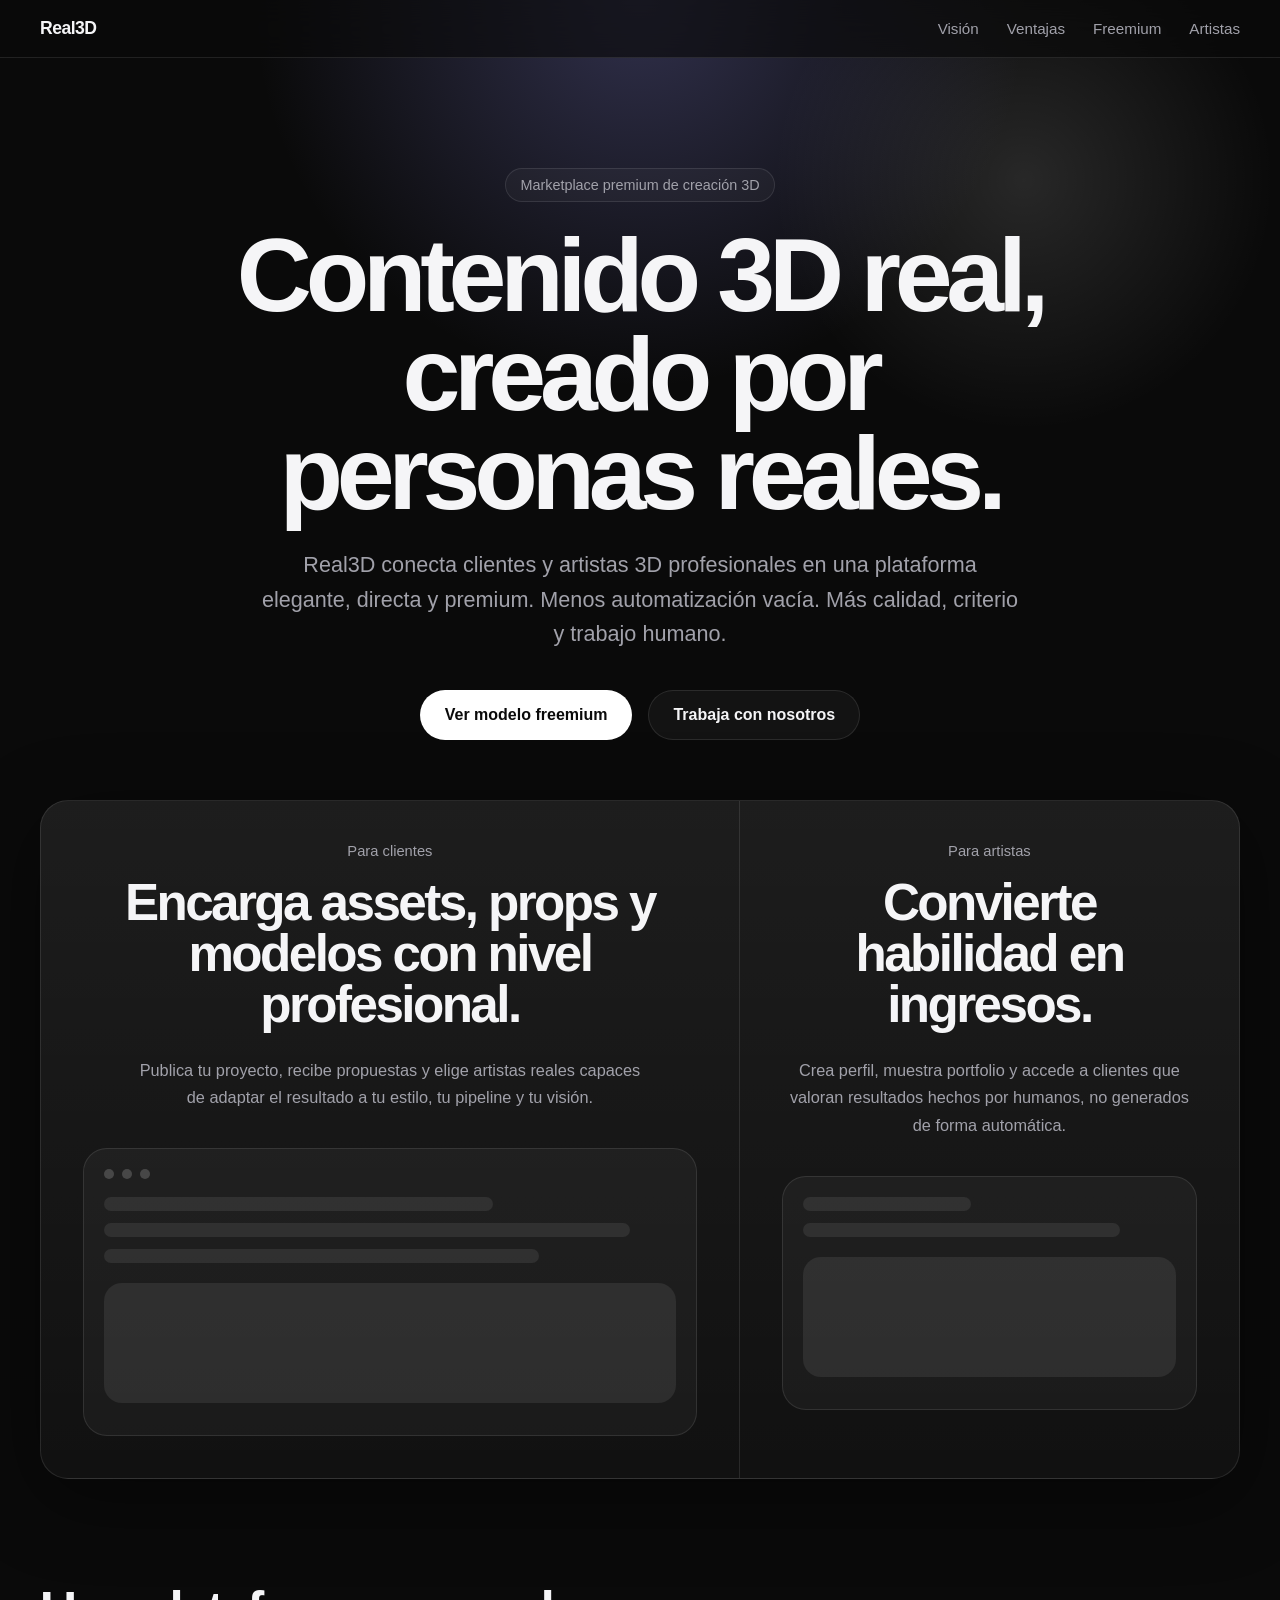
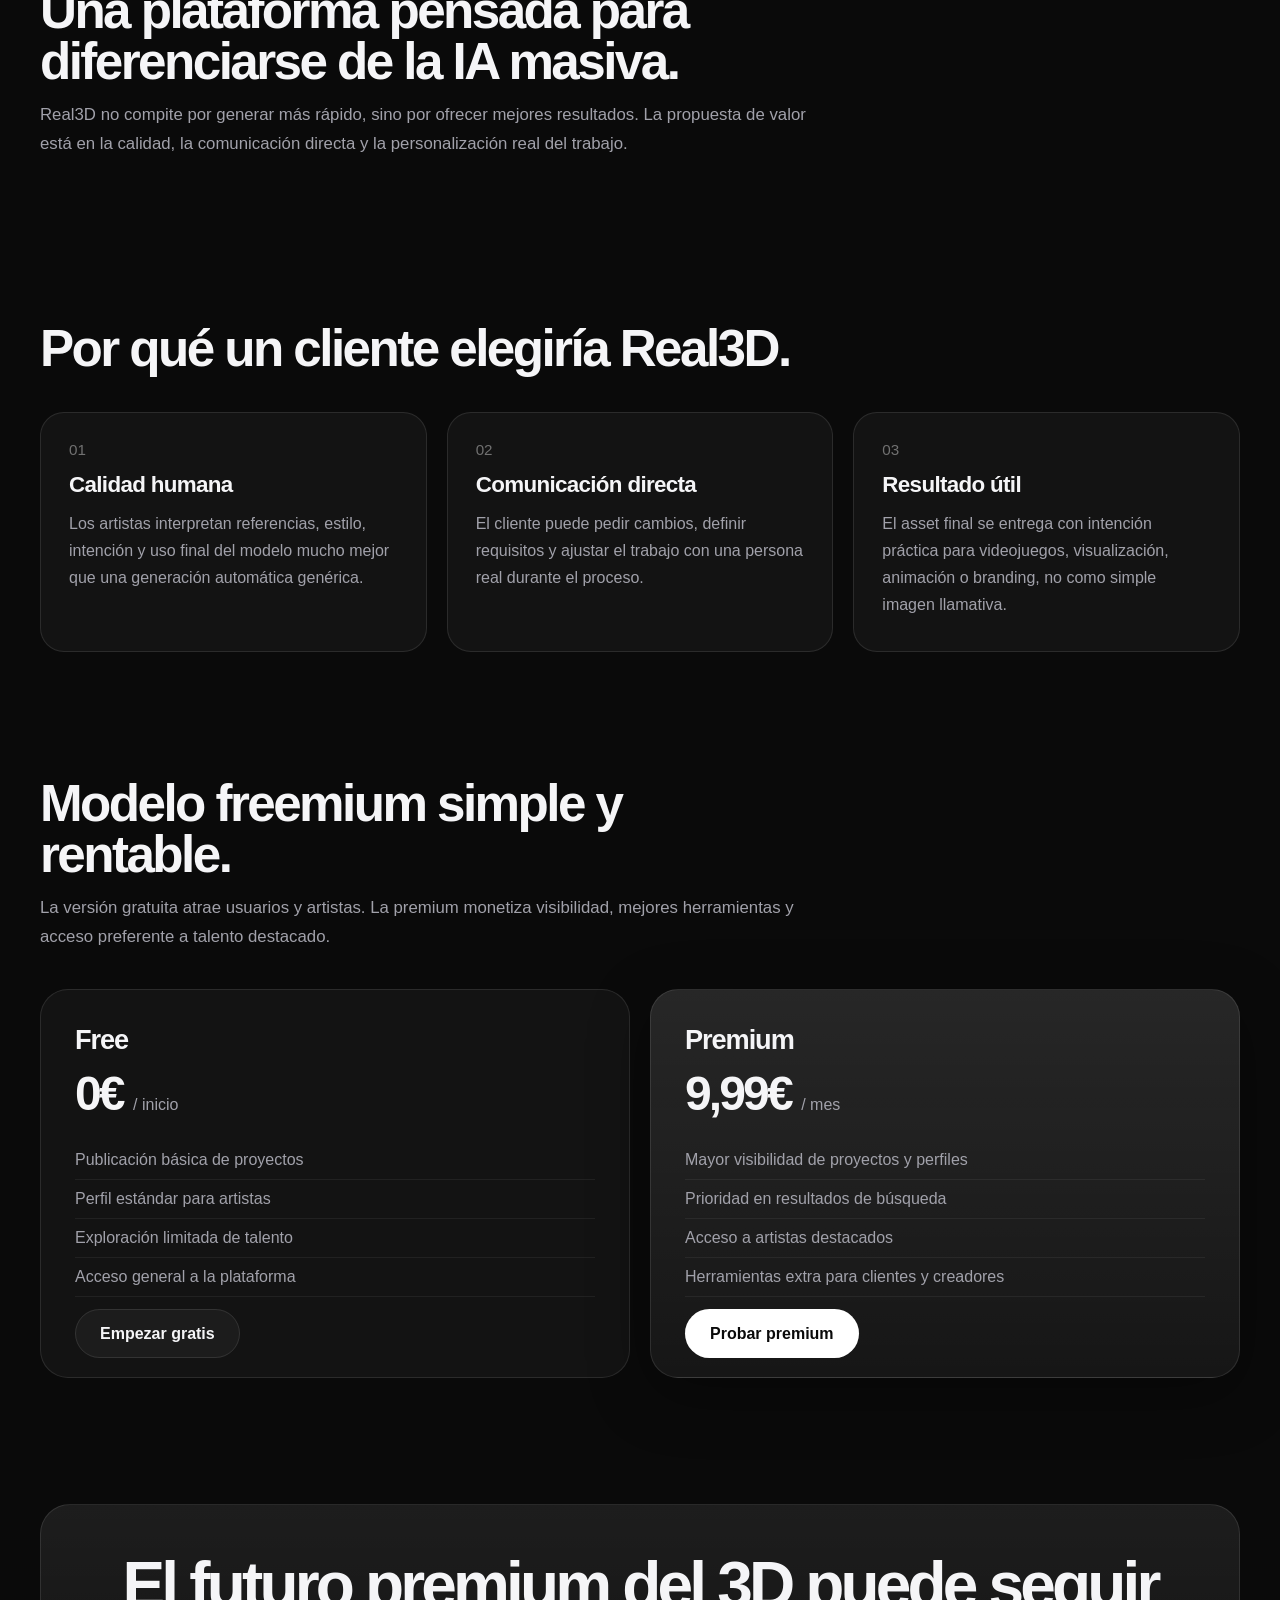
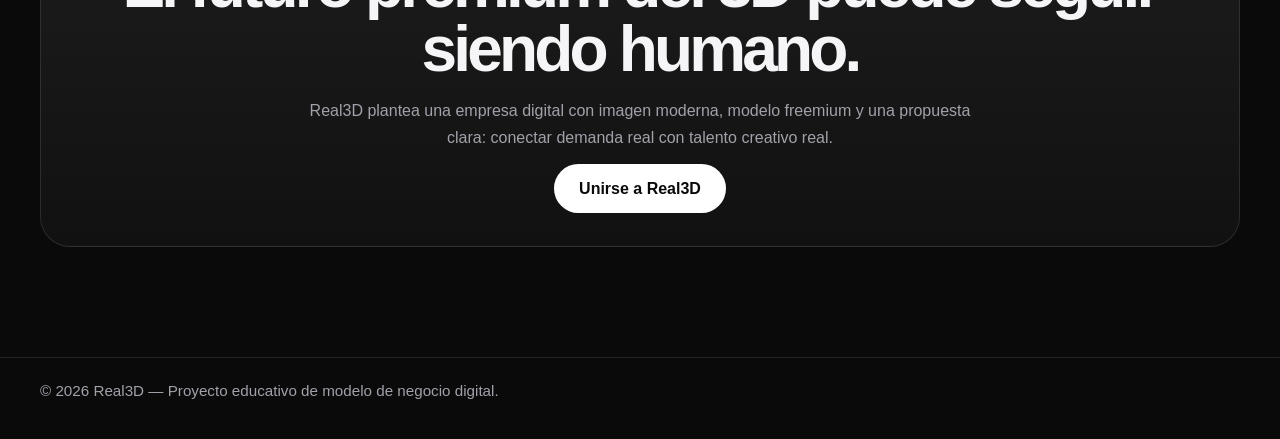
<file: real3d/index.html>
<!DOCTYPE html>
<html lang="es">
<head>
  <meta charset="UTF-8" />
  <meta name="viewport" content="width=device-width, initial-scale=1.0" />
  <title>Real3D</title>
  <style>
    :root {
      --bg: #0a0a0a;
      --bg-soft: rgba(255,255,255,0.06);
      --text: #f5f5f7;
      --muted: #a1a1aa;
      --line: rgba(255,255,255,0.1);
      --accent: #ffffff;
      --glow: radial-gradient(circle at top, rgba(120,119,198,0.35), transparent 35%),
              radial-gradient(circle at 80% 20%, rgba(255,255,255,0.12), transparent 20%);
    }

    * {
      box-sizing: border-box;
    }

    html {
      scroll-behavior: smooth;
    }

    body {
      margin: 0;
      font-family: Inter, Arial, sans-serif;
      background: var(--bg);
      color: var(--text);
      background-image: var(--glow);
      background-attachment: fixed;
    }

    .container {
      width: min(1200px, calc(100% - 48px));
      margin: 0 auto;
    }

    .nav {
      position: sticky;
      top: 0;
      z-index: 20;
      backdrop-filter: blur(18px);
      background: rgba(10,10,10,0.65);
      border-bottom: 1px solid var(--line);
    }

    .nav-inner {
      display: flex;
      align-items: center;
      justify-content: space-between;
      padding: 18px 0;
    }

    .brand {
      font-size: 1.1rem;
      font-weight: 700;
      letter-spacing: -0.03em;
    }

    .nav-links {
      display: flex;
      gap: 28px;
      align-items: center;
    }

    .nav-links a {
      color: var(--muted);
      text-decoration: none;
      font-size: 0.95rem;
    }

    .nav-links a:hover {
      color: var(--text);
    }

    .hero {
      padding: 110px 0 70px;
      text-align: center;
    }

    .eyebrow {
      display: inline-block;
      padding: 8px 14px;
      border: 1px solid var(--line);
      border-radius: 999px;
      color: var(--muted);
      background: rgba(255,255,255,0.03);
      font-size: 0.9rem;
      margin-bottom: 24px;
    }

    h1 {
      margin: 0 auto;
      max-width: 900px;
      font-size: clamp(3rem, 9vw, 6.5rem);
      line-height: 0.95;
      letter-spacing: -0.06em;
      font-weight: 800;
    }

    .hero p {
      max-width: 760px;
      margin: 26px auto 0;
      color: var(--muted);
      font-size: clamp(1.05rem, 2vw, 1.35rem);
      line-height: 1.6;
    }

    .hero-actions {
      margin-top: 38px;
      display: flex;
      justify-content: center;
      gap: 16px;
      flex-wrap: wrap;
    }

    .btn {
      padding: 15px 24px;
      border-radius: 999px;
      text-decoration: none;
      font-weight: 600;
      transition: transform 0.2s ease, opacity 0.2s ease, background 0.2s ease;
      border: 1px solid var(--line);
    }

    .btn:hover {
      transform: translateY(-2px);
    }

    .btn-primary {
      background: var(--accent);
      color: #0a0a0a;
    }

    .btn-secondary {
      background: rgba(255,255,255,0.04);
      color: var(--text);
    }

    .hero-panel {
      margin-top: 60px;
      border: 1px solid var(--line);
      border-radius: 28px;
      overflow: hidden;
      background: linear-gradient(180deg, rgba(255,255,255,0.08), rgba(255,255,255,0.03));
      box-shadow: 0 20px 80px rgba(0,0,0,0.45);
    }

    .hero-grid {
      display: grid;
      grid-template-columns: 1.4fr 1fr;
      gap: 0;
    }

    .hero-card {
      padding: 42px;
      min-height: 420px;
      border-right: 1px solid var(--line);
      position: relative;
    }

    .hero-card:last-child {
      border-right: 0;
    }

    .panel-tag {
      color: var(--muted);
      font-size: 0.92rem;
      margin-bottom: 18px;
    }

    .hero-card h2 {
      font-size: clamp(2rem, 4vw, 3.4rem);
      line-height: 1;
      letter-spacing: -0.05em;
      margin: 0 0 18px;
    }

    .hero-card p {
      color: var(--muted);
      font-size: 1.02rem;
      line-height: 1.7;
      max-width: 520px;
    }

    .mock-box {
      margin-top: 36px;
      border: 1px solid var(--line);
      border-radius: 24px;
      padding: 20px;
      background: rgba(255,255,255,0.04);
    }

    .mock-top {
      display: flex;
      gap: 8px;
      margin-bottom: 18px;
    }

    .dot {
      width: 10px;
      height: 10px;
      border-radius: 50%;
      background: rgba(255,255,255,0.18);
    }

    .mock-line {
      height: 14px;
      border-radius: 999px;
      background: rgba(255,255,255,0.08);
      margin-bottom: 12px;
    }

    .mock-line.big {
      height: 120px;
      border-radius: 18px;
      margin-top: 20px;
    }

    section {
      padding: 36px 0 90px;
    }

    .section-head {
      max-width: 780px;
      margin-bottom: 38px;
    }

    .section-head h3 {
      font-size: clamp(2rem, 4vw, 4rem);
      letter-spacing: -0.05em;
      margin: 0 0 14px;
      line-height: 1;
    }

    .section-head p {
      margin: 0;
      color: var(--muted);
      line-height: 1.7;
      font-size: 1.05rem;
    }

    .cards {
      display: grid;
      grid-template-columns: repeat(3, 1fr);
      gap: 20px;
    }

    .card {
      border: 1px solid var(--line);
      background: rgba(255,255,255,0.04);
      border-radius: 24px;
      padding: 28px;
      min-height: 240px;
    }

    .card h4 {
      margin: 14px 0 12px;
      font-size: 1.4rem;
      letter-spacing: -0.03em;
    }

    .card p {
      color: var(--muted);
      line-height: 1.7;
      margin: 0;
    }

    .card-number {
      color: rgba(255,255,255,0.4);
      font-size: 0.95rem;
    }

    .pricing {
      display: grid;
      grid-template-columns: repeat(2, 1fr);
      gap: 20px;
    }

    .price-card {
      border: 1px solid var(--line);
      border-radius: 28px;
      padding: 34px;
      background: rgba(255,255,255,0.04);
    }

    .price-card.featured {
      background: linear-gradient(180deg, rgba(255,255,255,0.12), rgba(255,255,255,0.05));
      box-shadow: 0 16px 60px rgba(0,0,0,0.35);
    }

    .price-card h4 {
      margin: 0 0 10px;
      font-size: 1.7rem;
      letter-spacing: -0.04em;
    }

    .price {
      font-size: 3rem;
      font-weight: 800;
      letter-spacing: -0.06em;
      margin: 10px 0 20px;
    }

    .price span {
      font-size: 1rem;
      color: var(--muted);
      font-weight: 500;
      letter-spacing: 0;
    }

    .price-card ul {
      list-style: none;
      padding: 0;
      margin: 0 0 28px;
    }

    .price-card li {
      padding: 10px 0;
      color: var(--muted);
      border-bottom: 1px solid rgba(255,255,255,0.06);
    }

    .cta {
      padding-bottom: 110px;
    }

    .cta-box {
      border: 1px solid var(--line);
      border-radius: 30px;
      padding: 48px;
      text-align: center;
      background: linear-gradient(180deg, rgba(255,255,255,0.08), rgba(255,255,255,0.03));
    }

    .cta-box h3 {
      margin: 0 0 16px;
      font-size: clamp(2.2rem, 5vw, 4.5rem);
      line-height: 1;
      letter-spacing: -0.06em;
    }

    .cta-box p {
      max-width: 700px;
      margin: 0 auto 28px;
      color: var(--muted);
      line-height: 1.7;
    }

    footer {
      border-top: 1px solid var(--line);
      color: var(--muted);
      padding: 24px 0 40px;
      font-size: 0.95rem;
    }

    @media (max-width: 950px) {
      .hero-grid,
      .cards,
      .pricing {
        grid-template-columns: 1fr;
      }

      .hero-card {
        border-right: 0;
        border-bottom: 1px solid var(--line);
      }

      .hero-card:last-child {
        border-bottom: 0;
      }

      .nav-links {
        display: none;
      }
    }

    @media (max-width: 640px) {
      .container {
        width: min(100% - 24px, 1200px);
      }

      .hero {
        padding-top: 80px;
      }

      .hero-card,
      .card,
      .price-card,
      .cta-box {
        padding: 24px;
      }
    }
  </style>
</head>
<body>
  <nav class="nav">
    <div class="container nav-inner">
      <div class="brand">Real3D</div>
      <div class="nav-links">
        <a href="#vision">Visión</a>
        <a href="#benefits">Ventajas</a>
        <a href="#pricing">Freemium</a>
        <a href="#join">Artistas</a>
      </div>
    </div>
  </nav>

  <main>
    <section class="hero container">
      <div class="eyebrow">Marketplace premium de creación 3D</div>
      <h1>Contenido 3D real, creado por personas reales.</h1>
      <p>
        Real3D conecta clientes y artistas 3D profesionales en una plataforma
        elegante, directa y premium. Menos automatización vacía. Más calidad,
        criterio y trabajo humano.
      </p>

      <div class="hero-actions">
        <a href="#pricing" class="btn btn-primary">Ver modelo freemium</a>
        <a href="#join" class="btn btn-secondary">Trabaja con nosotros</a>
      </div>

      <div class="hero-panel">
        <div class="hero-grid">
          <div class="hero-card">
            <div class="panel-tag">Para clientes</div>
            <h2>Encarga assets, props y modelos con nivel profesional.</h2>
            <p>
              Publica tu proyecto, recibe propuestas y elige artistas reales
              capaces de adaptar el resultado a tu estilo, tu pipeline y tu visión.
            </p>
            <div class="mock-box">
              <div class="mock-top">
                <div class="dot"></div>
                <div class="dot"></div>
                <div class="dot"></div>
              </div>
              <div class="mock-line" style="width: 68%;"></div>
              <div class="mock-line" style="width: 92%;"></div>
              <div class="mock-line" style="width: 76%;"></div>
              <div class="mock-line big"></div>
            </div>
          </div>

          <div class="hero-card">
            <div class="panel-tag">Para artistas</div>
            <h2>Convierte habilidad en ingresos.</h2>
            <p>
              Crea perfil, muestra portfolio y accede a clientes que valoran
              resultados hechos por humanos, no generados de forma automática.
            </p>
            <div class="mock-box">
              <div class="mock-line" style="width: 45%;"></div>
              <div class="mock-line" style="width: 85%;"></div>
              <div class="mock-line big"></div>
            </div>
          </div>
        </div>
      </div>
    </section>

    <section id="vision" class="container">
      <div class="section-head">
        <h3>Una plataforma pensada para diferenciarse de la IA masiva.</h3>
        <p>
          Real3D no compite por generar más rápido, sino por ofrecer mejores resultados.
          La propuesta de valor está en la calidad, la comunicación directa y la
          personalización real del trabajo.
        </p>
      </div>
    </section>

    <section id="benefits" class="container">
      <div class="section-head">
        <h3>Por qué un cliente elegiría Real3D.</h3>
      </div>

      <div class="cards">
        <article class="card">
          <div class="card-number">01</div>
          <h4>Calidad humana</h4>
          <p>
            Los artistas interpretan referencias, estilo, intención y uso final
            del modelo mucho mejor que una generación automática genérica.
          </p>
        </article>

        <article class="card">
          <div class="card-number">02</div>
          <h4>Comunicación directa</h4>
          <p>
            El cliente puede pedir cambios, definir requisitos y ajustar el trabajo
            con una persona real durante el proceso.
          </p>
        </article>

        <article class="card">
          <div class="card-number">03</div>
          <h4>Resultado útil</h4>
          <p>
            El asset final se entrega con intención práctica para videojuegos,
            visualización, animación o branding, no como simple imagen llamativa.
          </p>
        </article>
      </div>
    </section>

    <section id="pricing" class="container">
      <div class="section-head">
        <h3>Modelo freemium simple y rentable.</h3>
        <p>
          La versión gratuita atrae usuarios y artistas. La premium monetiza visibilidad,
          mejores herramientas y acceso preferente a talento destacado.
        </p>
      </div>

      <div class="pricing">
        <article class="price-card">
          <h4>Free</h4>
          <div class="price">0€ <span>/ inicio</span></div>
          <ul>
            <li>Publicación básica de proyectos</li>
            <li>Perfil estándar para artistas</li>
            <li>Exploración limitada de talento</li>
            <li>Acceso general a la plataforma</li>
          </ul>
          <a href="#" class="btn btn-secondary">Empezar gratis</a>
        </article>

        <article class="price-card featured">
          <h4>Premium</h4>
          <div class="price">9,99€ <span>/ mes</span></div>
          <ul>
            <li>Mayor visibilidad de proyectos y perfiles</li>
            <li>Prioridad en resultados de búsqueda</li>
            <li>Acceso a artistas destacados</li>
            <li>Herramientas extra para clientes y creadores</li>
          </ul>
          <a href="#" class="btn btn-primary">Probar premium</a>
        </article>
      </div>
    </section>

    <section id="join" class="container cta">
      <div class="cta-box">
        <h3>El futuro premium del 3D puede seguir siendo humano.</h3>
        <p>
          Real3D plantea una empresa digital con imagen moderna, modelo freemium y
          una propuesta clara: conectar demanda real con talento creativo real.
        </p>
        <a href="#" class="btn btn-primary">Unirse a Real3D</a>
      </div>
    </section>
  </main>

  <footer>
    <div class="container">© 2026 Real3D — Proyecto educativo de modelo de negocio digital.</div>
  </footer>
</body>
</html>
</file>
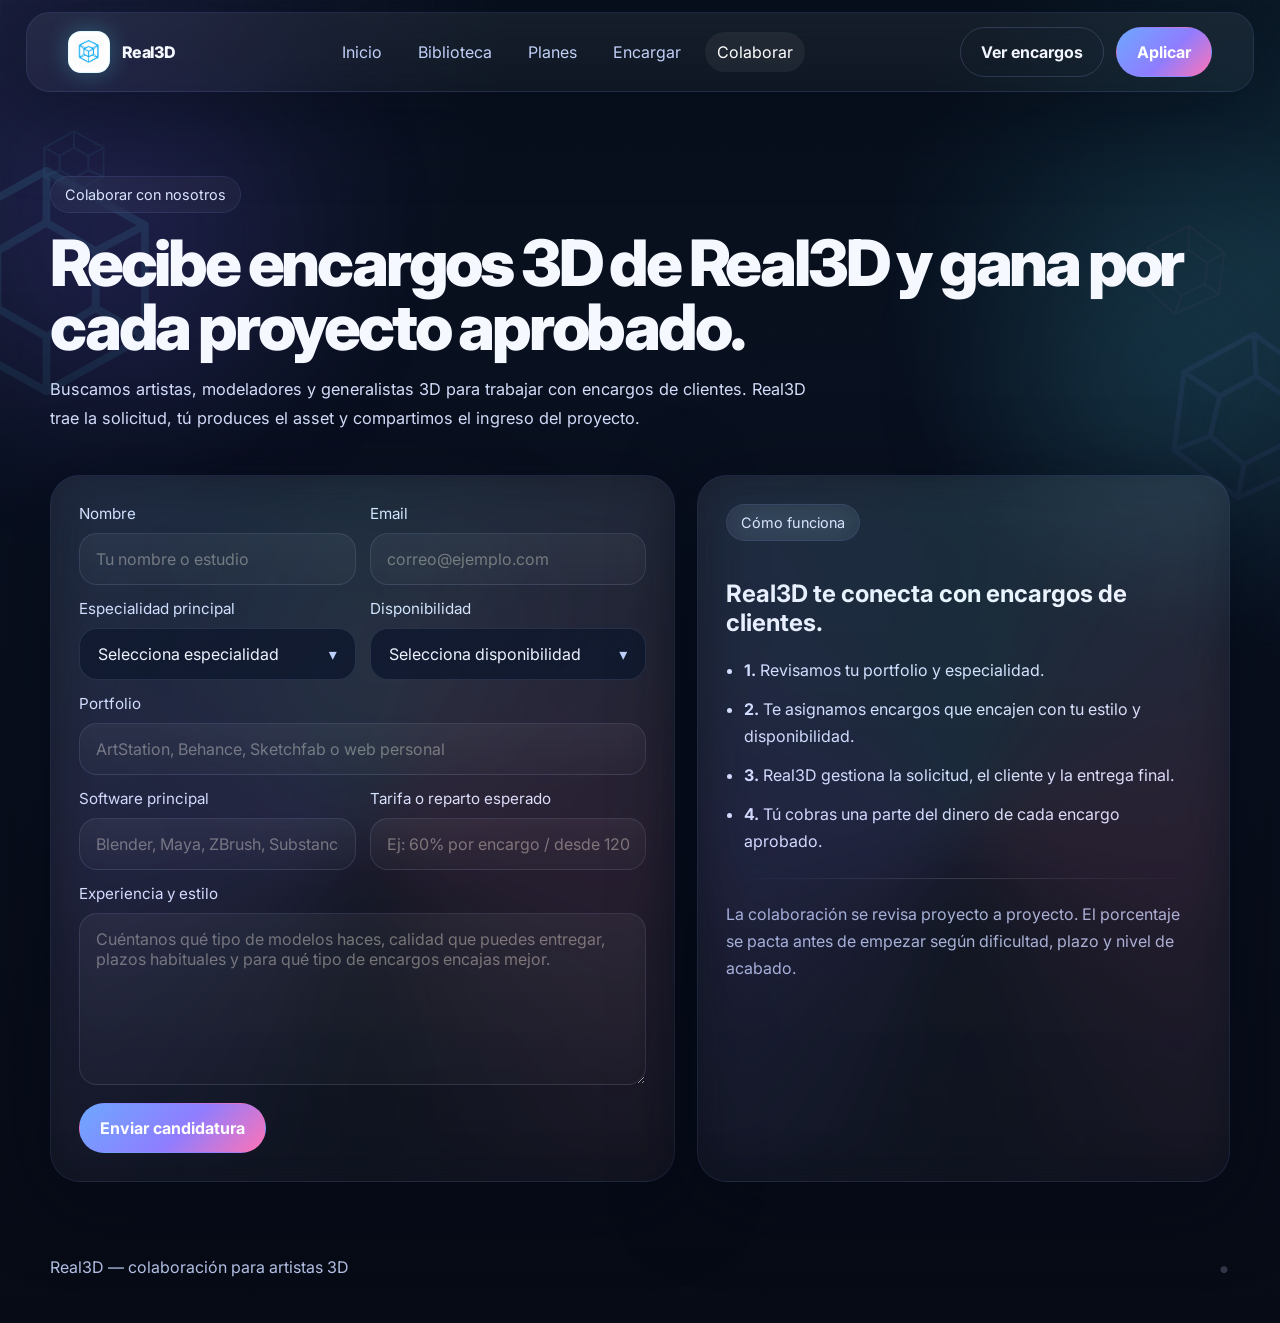
<file: collaborate.html>
<!DOCTYPE html>
<html lang="es">
<head>
  <meta charset="UTF-8" />
  <meta name="viewport" content="width=device-width, initial-scale=1.0" />
  <title>Real3D — Colaborar con nosotros</title>
  <meta name="description" content="Únete como artista colaborador de Real3D y recibe encargos 3D con reparto de ingresos." />
  <link rel="preconnect" href="https://fonts.googleapis.com">
  <link rel="preconnect" href="https://fonts.gstatic.com" crossorigin>
  <link href="https://fonts.googleapis.com/css2?family=Inter:wght@400;500;600;700;800;900&display=swap" rel="stylesheet">
  <link rel="icon" type="image/png" href="logos/logo%20REAL3D.png" />
  <link rel="stylesheet" href="styles.css" />
</head>
<body>
  <div class="bg-mesh"></div>
  <div class="bg-orb orb-a"></div>
  <div class="bg-orb orb-b"></div>
  <div class="bg-orb orb-c"></div>

  <header class="site-header glass sticky">
    <div class="wrap nav-row">
      <a href="index.html" class="brand"><img class="brand-logo" src="logos/logo%20REAL3D.png" alt="" aria-hidden="true">Real3D</a>
      <nav class="nav-links">
        <a href="index.html">Inicio</a>
        <a href="library.html">Biblioteca</a>
        <a href="plans.html">Planes</a>
        <a href="commission.html">Encargar</a>
        <a href="collaborate.html" class="active">Colaborar</a>
      </nav>
      <div class="nav-actions">
        <a class="btn btn-ghost" href="commission.html">Ver encargos</a>
        <a class="btn btn-primary" href="#collaboration-form">Aplicar</a>
      </div>
      <button class="mobile-menu-btn" type="button" aria-label="Abrir menú">☰</button>
    </div>
    <div class="mobile-menu wrap">
      <a href="index.html">Inicio</a>
      <a href="library.html">Biblioteca</a>
      <a href="plans.html">Planes</a>
      <a href="commission.html">Encargar</a>
      <a href="collaborate.html">Colaborar</a>
    </div>
  </header>

  <main class="wrap section-xl">
    <div class="page-top reveal">
      <div>
        <div class="eyebrow">Colaborar con nosotros</div>
        <h1 class="page-title">Recibe encargos 3D de Real3D y gana por cada proyecto aprobado.</h1>
        <p class="lead small">Buscamos artistas, modeladores y generalistas 3D para trabajar con encargos de clientes. Real3D trae la solicitud, tú produces el asset y compartimos el ingreso del proyecto.</p>
      </div>
    </div>

    <section class="commission-layout reveal">
      <form class="glass commission-form card-pad glow-card" id="collaboration-form">
        <div class="form-grid">
          <label>
            <span>Nombre</span>
            <input type="text" name="name" placeholder="Tu nombre o estudio" required>
          </label>
          <label>
            <span>Email</span>
            <input type="email" name="email" placeholder="correo@ejemplo.com" required>
          </label>
        </div>

        <div class="form-grid">
          <label>
            <span>Especialidad principal</span>
            <div class="custom-select" data-name="specialty" data-placeholder="Selecciona especialidad">
              <input type="hidden" name="specialty" required>
              <button type="button" class="custom-select-trigger">Selecciona especialidad</button>
              <div class="custom-select-menu">
                <button type="button" class="custom-option" data-value="Props para videojuegos">Props para videojuegos</button>
                <button type="button" class="custom-option" data-value="Personajes">Personajes</button>
                <button type="button" class="custom-option" data-value="Vehículos">Vehículos</button>
                <button type="button" class="custom-option" data-value="Escenarios / entornos">Escenarios / entornos</button>
                <button type="button" class="custom-option" data-value="Texturizado / materiales">Texturizado / materiales</button>
              </div>
            </div>
          </label>
          <label>
            <span>Disponibilidad</span>
            <div class="custom-select" data-name="availability" data-placeholder="Selecciona disponibilidad">
              <input type="hidden" name="availability" required>
              <button type="button" class="custom-select-trigger">Selecciona disponibilidad</button>
              <div class="custom-select-menu">
                <button type="button" class="custom-option" data-value="1 encargo al mes">1 encargo al mes</button>
                <button type="button" class="custom-option" data-value="2-3 encargos al mes">2-3 encargos al mes</button>
                <button type="button" class="custom-option" data-value="4+ encargos al mes">4+ encargos al mes</button>
                <button type="button" class="custom-option" data-value="Solo proyectos grandes">Solo proyectos grandes</button>
              </div>
            </div>
          </label>
        </div>

        <label>
          <span>Portfolio</span>
          <input type="url" name="portfolio" placeholder="ArtStation, Behance, Sketchfab o web personal" required>
        </label>

        <div class="form-grid">
          <label>
            <span>Software principal</span>
            <input type="text" name="software" placeholder="Blender, Maya, ZBrush, Substance...">
          </label>
          <label>
            <span>Tarifa o reparto esperado</span>
            <input type="text" name="rate" placeholder="Ej: 60% por encargo / desde 120€">
          </label>
        </div>

        <label>
          <span>Experiencia y estilo</span>
          <textarea rows="7" name="experience" placeholder="Cuéntanos qué tipo de modelos haces, calidad que puedes entregar, plazos habituales y para qué tipo de encargos encajas mejor." required></textarea>
        </label>

        <button class="btn btn-primary" type="submit">Enviar candidatura</button>
      </form>

      <aside class="glass card-pad side-summary glow-card">
        <div class="eyebrow">Cómo funciona</div>
        <h2>Real3D te conecta con encargos de clientes.</h2>
        <ul class="bullet-list">
          <li><strong>1.</strong> Revisamos tu portfolio y especialidad.</li>
          <li><strong>2.</strong> Te asignamos encargos que encajen con tu estilo y disponibilidad.</li>
          <li><strong>3.</strong> Real3D gestiona la solicitud, el cliente y la entrega final.</li>
          <li><strong>4.</strong> Tú cobras una parte del dinero de cada encargo aprobado.</li>
        </ul>
        <div class="divider"></div>
        <p class="muted">La colaboración se revisa proyecto a proyecto. El porcentaje se pacta antes de empezar según dificultad, plazo y nivel de acabado.</p>
      </aside>
    </section>
  </main>

  <footer class="site-footer wrap">
    <div>Real3D — colaboración para artistas 3D</div>
    <a href="admin.html" class="admin-link" title="Admin">•</a>
  </footer>

  <script src="app.js"></script>
</body>
</html>
</file>
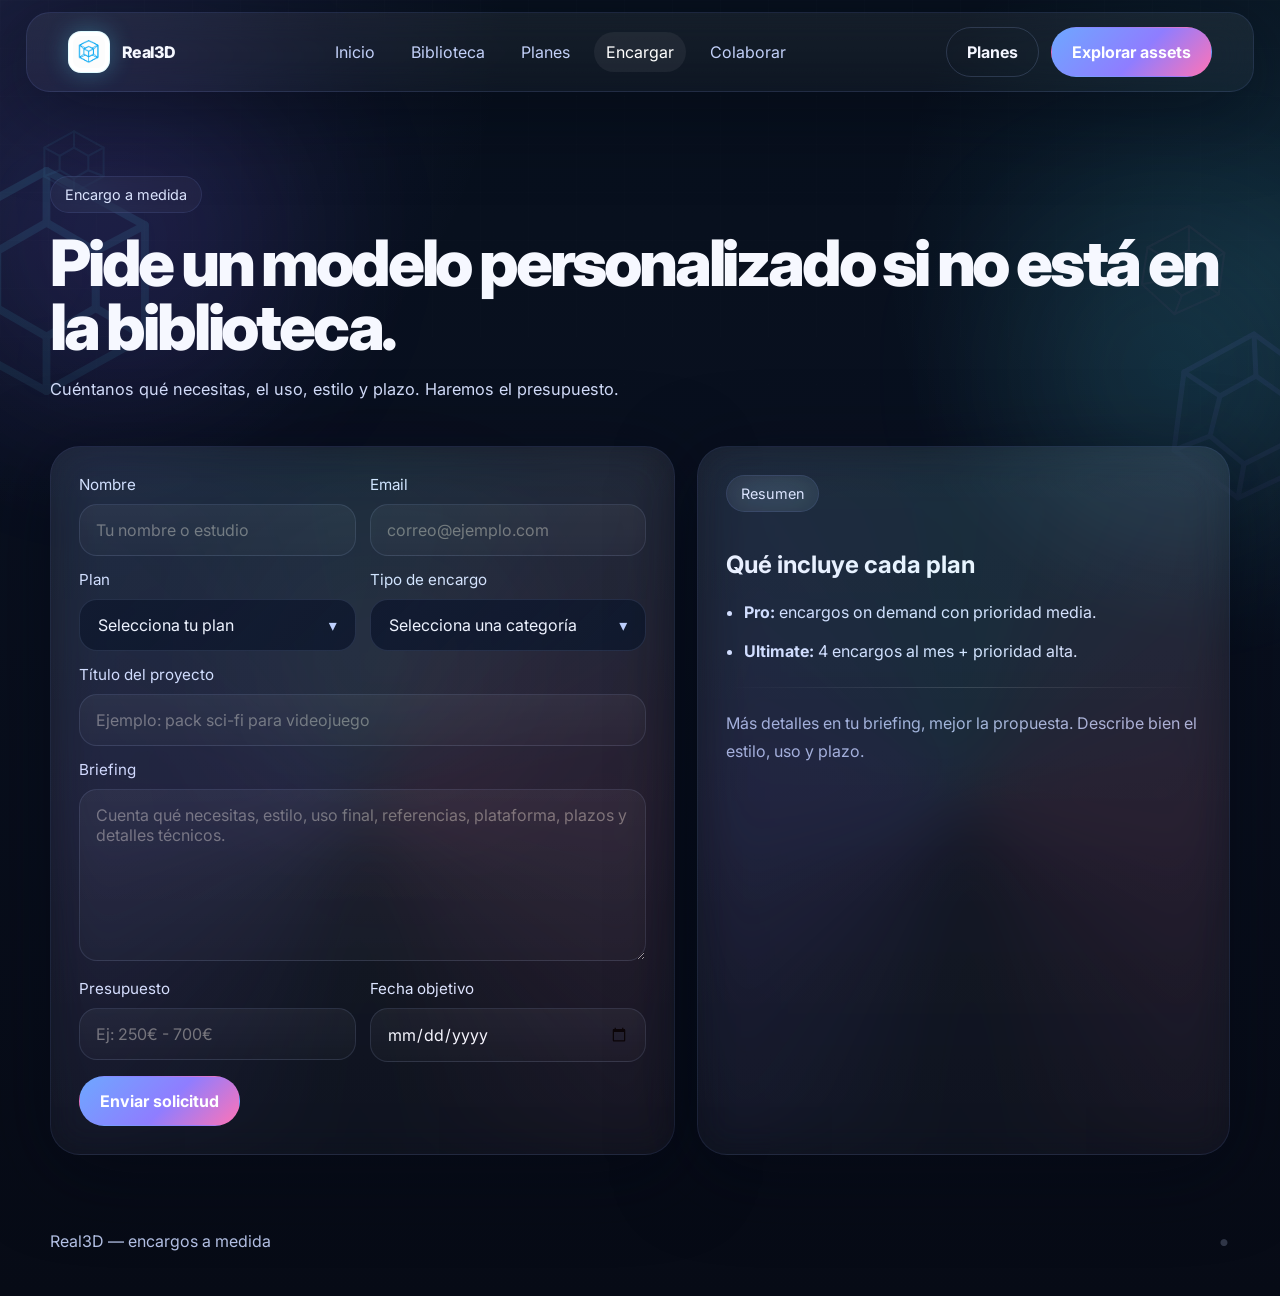
<file: commission.html>
<!DOCTYPE html>
<html lang="es">
<head>
  <meta charset="UTF-8" />
  <meta name="viewport" content="width=device-width, initial-scale=1.0" />
  <title>Real3D — Encargar proyecto</title>
  <link rel="preconnect" href="https://fonts.googleapis.com">
  <link rel="preconnect" href="https://fonts.gstatic.com" crossorigin>
  <link href="https://fonts.googleapis.com/css2?family=Inter:wght@400;500;600;700;800;900&display=swap" rel="stylesheet">
  <link rel="icon" type="image/png" href="logos/logo%20REAL3D.png" />
  <link rel="stylesheet" href="styles.css" />
</head>
<body>
  <div class="bg-mesh"></div>
  <div class="bg-orb orb-a"></div>
  <div class="bg-orb orb-b"></div>
  <div class="bg-orb orb-c"></div>

  <header class="site-header glass sticky">
    <div class="wrap nav-row">
      <a href="index.html" class="brand"><img class="brand-logo" src="logos/logo%20REAL3D.png" alt="" aria-hidden="true">Real3D</a>
      <nav class="nav-links">
        <a href="index.html">Inicio</a>
        <a href="library.html">Biblioteca</a>
        <a href="plans.html">Planes</a>
        <a href="commission.html" class="active">Encargar</a>
        <a href="collaborate.html">Colaborar</a>
      </nav>
      <div class="nav-actions">
        <a class="btn btn-ghost" href="plans.html">Planes</a>
        <a class="btn btn-primary" href="library.html">Explorar assets</a>
      </div>
      <button class="mobile-menu-btn" type="button" aria-label="Abrir menú">☰</button>
    </div>
    <div class="mobile-menu wrap">
      <a href="index.html">Inicio</a>
      <a href="library.html">Biblioteca</a>
      <a href="plans.html">Planes</a>
      <a href="commission.html">Encargar</a>
      <a href="collaborate.html">Colaborar</a>
    </div>
  </header>

  <main class="wrap section-xl">
    <div class="page-top reveal">
      <div>
        <div class="eyebrow">Encargo a medida</div>
        <h1 class="page-title">Pide un modelo personalizado si no está en la biblioteca.</h1>
        <p class="lead small">Cuéntanos qué necesitas, el uso, estilo y plazo. Haremos el presupuesto.</p>
      </div>
    </div>

    <section class="commission-layout reveal">
      <form class="glass commission-form card-pad glow-card" id="commission-form">
        <div class="form-grid">
          <label>
            <span>Nombre</span>
            <input type="text" placeholder="Tu nombre o estudio" required>
          </label>
          <label>
            <span>Email</span>
            <input type="email" placeholder="correo@ejemplo.com" required>
          </label>
        </div>

        <div class="form-grid">
          <label>
            <span>Plan</span>
            <div class="custom-select" data-name="plan" data-placeholder="Selecciona tu plan">
              <input type="hidden" name="plan" required>
              <button type="button" class="custom-select-trigger">Selecciona tu plan</button>
              <div class="custom-select-menu">
                <button type="button" class="custom-option" data-value="Free">Free</button>
                <button type="button" class="custom-option" data-value="Pro">Pro</button>
                <button type="button" class="custom-option" data-value="Ultimate">Ultimate</button>
              </div>
            </div>
          </label>
          <label>
            <span>Tipo de encargo</span>
            <div class="custom-select" data-name="tipo" data-placeholder="Selecciona una categoría">
              <input type="hidden" name="tipo" required>
              <button type="button" class="custom-select-trigger">Selecciona una categoría</button>
              <div class="custom-select-menu">
                <button type="button" class="custom-option" data-value="Prop individual">Prop individual</button>
                <button type="button" class="custom-option" data-value="Personaje">Personaje</button>
                <button type="button" class="custom-option" data-value="Pack de assets">Pack de assets</button>
                <button type="button" class="custom-option" data-value="Escenario / entorno">Escenario / entorno</button>
                <button type="button" class="custom-option" data-value="Otro">Otro</button>
              </div>
            </div>
          </label>
        </div>

        <label>
          <span>Título del proyecto</span>
          <input type="text" placeholder="Ejemplo: pack sci-fi para videojuego" required>
        </label>

        <label>
          <span>Briefing</span>
          <textarea rows="7" placeholder="Cuenta qué necesitas, estilo, uso final, referencias, plataforma, plazos y detalles técnicos."></textarea>
        </label>

        <div class="form-grid">
          <label>
            <span>Presupuesto</span>
            <input type="text" placeholder="Ej: 250€ - 700€">
          </label>
          <label>
            <span>Fecha objetivo</span>
            <input type="date">
          </label>
        </div>

        <button class="btn btn-primary" type="submit">Enviar solicitud</button>
      </form>

      <aside class="glass card-pad side-summary glow-card">
        <div class="eyebrow">Resumen</div>
        <h2>Qué incluye cada plan</h2>
        <ul class="bullet-list">
          <li><strong>Pro:</strong> encargos on demand con prioridad media.</li>
          <li><strong>Ultimate:</strong> 4 encargos al mes + prioridad alta.</li>
        </ul>
        <div class="divider"></div>
        <p class="muted">Más detalles en tu briefing, mejor la propuesta. Describe bien el estilo, uso y plazo.</p>
      </aside>
    </section>
  </main>

  <footer class="site-footer wrap">
    <div>Real3D — encargos a medida</div>
    <a href="admin.html" class="admin-link" title="Admin">•</a>
  </footer>
  <script src="app.js"></script>
</body>
</html>
</file>
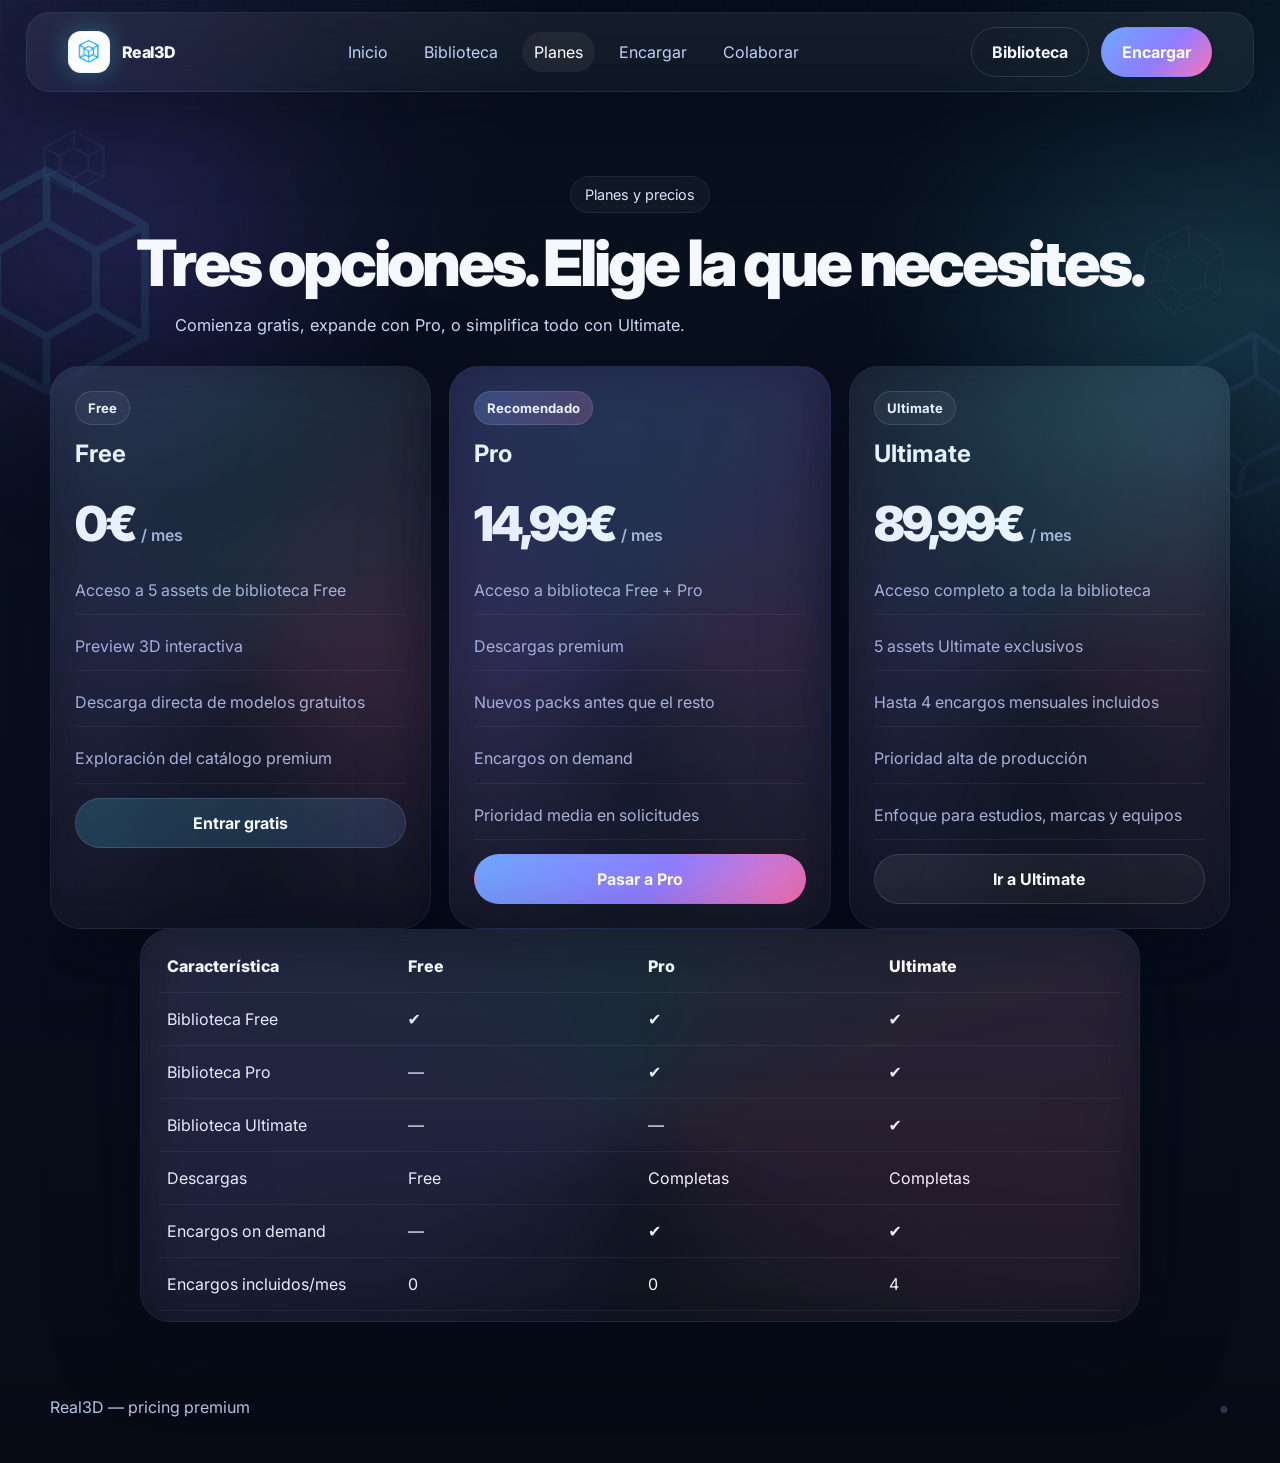
<file: plans.html>
<!DOCTYPE html>
<html lang="es">
<head>
  <meta charset="UTF-8" />
  <meta name="viewport" content="width=device-width, initial-scale=1.0" />
  <title>Real3D — Planes</title>
  <link rel="preconnect" href="https://fonts.googleapis.com">
  <link rel="preconnect" href="https://fonts.gstatic.com" crossorigin>
  <link href="https://fonts.googleapis.com/css2?family=Inter:wght@400;500;600;700;800;900&display=swap" rel="stylesheet">
  <link rel="icon" type="image/png" href="logos/logo%20REAL3D.png" />
  <link rel="stylesheet" href="styles.css" />
</head>
<body>
  <div class="bg-mesh"></div>
  <div class="bg-orb orb-a"></div>
  <div class="bg-orb orb-b"></div>
  <div class="bg-orb orb-c"></div>

  <header class="site-header glass sticky">
    <div class="wrap nav-row">
      <a href="index.html" class="brand"><img class="brand-logo" src="logos/logo%20REAL3D.png" alt="" aria-hidden="true">Real3D</a>
      <nav class="nav-links">
        <a href="index.html">Inicio</a>
        <a href="library.html">Biblioteca</a>
        <a href="plans.html" class="active">Planes</a>
        <a href="commission.html">Encargar</a>
        <a href="collaborate.html">Colaborar</a>
      </nav>
      <div class="nav-actions">
        <a class="btn btn-ghost" href="library.html">Biblioteca</a>
        <a class="btn btn-primary" href="commission.html">Encargar</a>
      </div>
      <button class="mobile-menu-btn" type="button" aria-label="Abrir menú">☰</button>
    </div>
    <div class="mobile-menu wrap">
      <a href="index.html">Inicio</a>
      <a href="library.html">Biblioteca</a>
      <a href="plans.html">Planes</a>
      <a href="commission.html">Encargar</a>
      <a href="collaborate.html">Colaborar</a>
    </div>
  </header>

  <main class="wrap section-xl">
    <div class="page-top reveal center">
      <div class="eyebrow">Planes y precios</div>
      <h1 class="page-title">Tres opciones. Elige la que necesites.</h1>
      <p class="lead small">Comienza gratis, expande con Pro, o simplifica todo con Ultimate.</p>
    </div>

    <section class="pricing-grid reveal">
      <article class="price-card glass glow-card">
        <div class="price-top"><span class="tag">Free</span></div>
        <h2>Free</h2>
        <div class="price-line">0€ <span>/ mes</span></div>
        <ul class="price-list">
          <li>Acceso a 5 assets de biblioteca Free</li>
          <li>Preview 3D interactiva</li>
          <li>Descarga directa de modelos gratuitos</li>
          <li>Exploración del catálogo premium</li>
        </ul>
        <a class="btn btn-secondary full" href="library.html">Entrar gratis</a>
      </article>

      <article class="price-card glass featured glow-card">
        <div class="price-top"><span class="tag tag-bright">Recomendado</span></div>
        <h2>Pro</h2>
        <div class="price-line">14,99€ <span>/ mes</span></div>
        <ul class="price-list">
          <li>Acceso a biblioteca Free + Pro</li>
          <li>Descargas premium</li>
          <li>Nuevos packs antes que el resto</li>
          <li>Encargos on demand</li>
          <li>Prioridad media en solicitudes</li>
        </ul>
        <a class="btn btn-primary full" href="commission.html">Pasar a Pro</a>
      </article>

      <article class="price-card glass glow-card">
        <div class="price-top"><span class="tag">Ultimate</span></div>
        <h2>Ultimate</h2>
        <div class="price-line">89,99€ <span>/ mes</span></div>
        <ul class="price-list">
          <li>Acceso completo a toda la biblioteca</li>
          <li>5 assets Ultimate exclusivos</li>
          <li>Hasta 4 encargos mensuales incluidos</li>
          <li>Prioridad alta de producción</li>
          <li>Enfoque para estudios, marcas y equipos</li>
        </ul>
        <a class="btn btn-dark full" href="commission.html">Ir a Ultimate</a>
      </article>
    </section>

    <section class="wrap-inner reveal">
      <div class="comparison-table glass glow-card">
        <div class="table-row table-head"><div>Característica</div><div>Free</div><div>Pro</div><div>Ultimate</div></div>
        <div class="table-row"><div>Biblioteca Free</div><div>✔</div><div>✔</div><div>✔</div></div>
        <div class="table-row"><div>Biblioteca Pro</div><div>—</div><div>✔</div><div>✔</div></div>
        <div class="table-row"><div>Biblioteca Ultimate</div><div>—</div><div>—</div><div>✔</div></div>
        <div class="table-row"><div>Descargas</div><div>Free</div><div>Completas</div><div>Completas</div></div>
        <div class="table-row"><div>Encargos on demand</div><div>—</div><div>✔</div><div>✔</div></div>
        <div class="table-row"><div>Encargos incluidos/mes</div><div>0</div><div>0</div><div>4</div></div>
      </div>
    </section>
  </main>

  <footer class="site-footer wrap">
    <div>Real3D — pricing premium</div>
    <a href="admin.html" class="admin-link" title="Admin">•</a>
  </footer>
  <script src="app.js"></script>
</body>
</html>
</file>
<file: styles.css>
:root{
  --bg:#070b16;
  --bg-2:#0e1528;
  --panel:rgba(13,20,39,.72);
  --panel-strong:rgba(12,18,36,.9);
  --text:#f6f8ff;
  --muted:#a8b4d7;
  --line:rgba(135,159,255,.12);
  --line-2:rgba(168,196,255,.18);
  --blue:#6ea7ff;
  --violet:#8f7dff;
  --pink:#ff73b6;
  --cyan:#54e6ff;
  --green:#75ffbf;
  --shadow:0 18px 80px rgba(3,8,20,.5);
  --radius:28px;
}
*{box-sizing:border-box}
html{scroll-behavior:smooth}
body{margin:0;font-family:Inter,system-ui,sans-serif;background:radial-gradient(circle at 0% 0%, rgba(143,125,255,.13), transparent 28%), radial-gradient(circle at 100% 20%, rgba(84,230,255,.12), transparent 24%), linear-gradient(180deg, #07101d 0%, #09101f 35%, #070b16 100%);color:var(--text);min-height:100vh;overflow-x:hidden}
a{color:inherit;text-decoration:none}
button,input,textarea{font:inherit}
.wrap{width:min(1180px, calc(100% - 32px));margin:0 auto}
.wrap-inner{width:min(1000px, calc(100% - 32px));margin:0 auto}
.section-xl{padding:84px 0 48px}
.section{padding:26px 0 70px}
.display{font-size:clamp(3.2rem, 8vw, 6rem);line-height:.95;letter-spacing:-.06em;margin:0 0 22px;font-weight:900;max-width:820px}
.page-title{font-size:clamp(2.3rem, 5vw, 4.7rem);line-height:1;letter-spacing:-.05em;margin:0 0 14px;font-weight:850}
.gradient-text{color:#f8fbff;text-shadow:0 12px 42px rgba(110,167,255,.24)}
.hero-title{color:#f8fbff;text-shadow:0 12px 42px rgba(110,167,255,.24)}
.hero-title span{color:#a9d8ff;text-shadow:0 0 24px rgba(110,167,255,.34)}
.lead{font-size:1.12rem;line-height:1.75;color:#d3ddfb;max-width:760px}.lead.small{max-width:760px;font-size:1.02rem}
.muted{color:var(--muted);line-height:1.7}
.eyebrow{display:inline-flex;align-items:center;gap:8px;padding:9px 14px;border-radius:999px;background:rgba(255,255,255,.04);border:1px solid var(--line);color:#dce5ff;font-size:.9rem;margin-bottom:18px;backdrop-filter:blur(16px)}
.glass{background:linear-gradient(180deg, rgba(255,255,255,.06), rgba(255,255,255,.03));border:1px solid var(--line);backdrop-filter:blur(16px);box-shadow:var(--shadow)}
.glow-card{position:relative;overflow:hidden}
.glow-card::before{content:'';position:absolute;inset:-2px;background:conic-gradient(from 180deg at 50% 50%, rgba(142,125,255,.0), rgba(142,125,255,.22), rgba(84,230,255,.15), rgba(255,115,182,.16), rgba(142,125,255,.0));filter:blur(28px);opacity:.6;pointer-events:none}
.card-pad{padding:28px}
.sticky{position:sticky;top:0;z-index:20}
.site-header{margin:12px auto 0;width:min(1228px, calc(100% - 16px));border-radius:24px}
.nav-row{display:flex;align-items:center;justify-content:space-between;gap:18px;padding:14px 18px}
.brand{display:flex;align-items:center;gap:12px;font-weight:800;letter-spacing:-.04em}.brand-logo{width:42px;height:42px;object-fit:cover;border-radius:13px;background:#fff;padding:5px;box-shadow:0 0 24px rgba(84,230,255,.3), inset 0 0 0 1px rgba(84,230,255,.18)}.admin-logo{width:64px;height:64px;object-fit:cover;border-radius:18px;background:#fff;padding:7px;margin-bottom:18px;box-shadow:0 0 34px rgba(84,230,255,.24)}
.nav-links,.nav-actions,.hero-actions,.hero-stats,.mini-actions,.cta-actions,.asset-actions,.admin-top-actions,.plan-pill-group,.filter-bar{display:flex;gap:12px;align-items:center;flex-wrap:wrap}
.nav-links a{padding:10px 12px;border-radius:999px;color:#c2d0f8;transition:.2s}.nav-links a.active,.nav-links a:hover{background:rgba(255,255,255,.06);color:#fff}
.mobile-menu-btn{display:none;border:0;background:transparent;color:#fff;font-size:1.45rem}.mobile-menu{display:none;padding:0 18px 18px}.mobile-menu.open{display:grid;gap:10px}.mobile-menu a{padding:12px 14px;border-radius:16px;background:rgba(255,255,255,.05)}
.btn{position:relative;display:inline-flex;align-items:center;justify-content:center;gap:8px;padding:14px 20px;border-radius:999px;border:1px solid var(--line-2);transition:transform .2s ease, box-shadow .2s ease, border-color .2s ease, background .2s ease;cursor:pointer;font-weight:700}
.btn:hover{transform:translateY(-2px);box-shadow:0 12px 28px rgba(6,12,26,.28)}
.btn-primary{background:linear-gradient(135deg, var(--blue), var(--violet) 55%, var(--pink));color:#fff;border-color:transparent}
.btn-secondary{background:linear-gradient(135deg, rgba(84,230,255,.18), rgba(110,167,255,.16));color:#f5fbff}
.btn-dark{background:linear-gradient(135deg, rgba(255,255,255,.07), rgba(255,255,255,.03));color:#fff}
.btn-ghost{background:transparent;color:#f4f6ff}.btn-small{padding:10px 14px;font-size:.92rem}.full{width:100%}
.hero-grid,.split-card,.commission-layout,.admin-layout{display:grid;grid-template-columns:1.08fr .92fr;gap:22px;align-items:stretch}
.hero-stats{margin-top:28px}.stat{padding:18px 18px;border-radius:22px;min-width:180px;display:grid;gap:6px}.stat strong{font-size:1.15rem}.stat span{color:var(--muted);font-size:.95rem;line-height:1.5}
.hero-showcase{border-radius:32px}.hero-viewer{width:100%;height:430px;background:radial-gradient(circle at top, rgba(255,255,255,.07), rgba(255,255,255,.02));border-radius:24px;border:1px solid rgba(255,255,255,.08)}
.panel-topline,.viewer-caption-row,.segment-header,.page-top,.price-top,.table-row,.admin-list-item{display:flex;justify-content:space-between;gap:16px;align-items:center}
.panel-topline{margin-bottom:14px}.tiny-badge,.badge,.tag,.plan-pill,.filter-chip{display:inline-flex;align-items:center;justify-content:center;padding:8px 12px;border-radius:999px;border:1px solid var(--line-2);font-size:.82rem;font-weight:700}
.tiny-badge{background:rgba(255,255,255,.05)}.tiny-badge-soft{background:linear-gradient(135deg, rgba(84,230,255,.13), rgba(143,125,255,.14))}
.viewer-caption-row{margin-top:16px}.viewer-caption-row h3{margin:0 0 6px;font-size:1.15rem}.viewer-caption-row p{margin:0;color:var(--muted);line-height:1.6}
.section-heading{max-width:820px;margin-bottom:24px}.section-heading h2{margin:0;font-size:clamp(2rem,4vw,3.5rem);line-height:1;letter-spacing:-.05em}
.three-col,.pricing-grid,.timeline{display:grid;grid-template-columns:repeat(3,1fr);gap:18px}.feature-card,.timeline-item,.price-card,.mini-card,.library-segment,.comparison-table,.cta-block,.side-summary,.commission-form,.admin-login,.admin-form,.admin-list-box{border-radius:30px}
.feature-card,.timeline-item,.price-card{padding:24px}.feature-number{font-size:.9rem;color:#d9dfff;margin-bottom:20px}.feature-card h3,.timeline-item h3,.price-card h2{margin:0 0 12px}.feature-card p,.timeline-item p,.price-list li{color:var(--muted);line-height:1.7}.split-card{padding:28px;border-radius:34px}.stack-cards{display:grid;gap:14px}.mini-card{padding:18px 20px}.mini-card span{display:block;color:#b9c7ed;font-size:.82rem;margin-bottom:6px;text-transform:uppercase;letter-spacing:.1em}.mini-card strong{font-size:1.02rem;line-height:1.5}
.timeline-item span{width:38px;height:38px;border-radius:50%;display:grid;place-items:center;background:linear-gradient(135deg, rgba(110,167,255,.24), rgba(143,125,255,.22));margin-bottom:16px;font-weight:800}
.cta-block{padding:28px 30px}.site-footer{display:flex;align-items:center;justify-content:space-between;padding:24px 0 42px;color:#b5c2e7}.admin-link{opacity:.24;font-size:1.4rem;transition:.25s}.admin-link:hover{opacity:.9}
.page-top{margin-bottom:26px}.page-top.center{display:block;text-align:center}.plan-pill-group{padding:10px 12px;border-radius:999px}.plan-pill{background:rgba(255,255,255,.04);color:#d8e2ff}.plan-pill.active{background:linear-gradient(135deg, rgba(110,167,255,.25), rgba(143,125,255,.22));color:#fff}
.library-segment{padding:22px;margin-bottom:18px}.asset-grid{display:grid;grid-template-columns:repeat(3,1fr);gap:18px}.asset-card{padding:14px;border-radius:24px;display:grid;gap:14px;transition:transform .2s ease, opacity .2s ease}.asset-card.hidden{display:none}.asset-card:hover{transform:translateY(-4px)}.asset-viewer{width:100%;height:240px;border-radius:18px;background:radial-gradient(circle at top, rgba(255,255,255,.08), rgba(255,255,255,.02));border:1px solid rgba(255,255,255,.08)}.asset-meta{display:flex;justify-content:space-between;gap:10px}.asset-title{margin:0 0 8px;font-size:1.12rem}.asset-description{margin:0;color:var(--muted);line-height:1.55;font-size:.95rem}.badges{display:flex;gap:8px;flex-wrap:wrap}.badge{background:rgba(255,255,255,.05);color:#e8eeff}.tier-free{background:linear-gradient(135deg, rgba(117,255,191,.18), rgba(84,230,255,.15))}.tier-pro{background:linear-gradient(135deg, rgba(110,167,255,.2), rgba(143,125,255,.18))}.tier-ultimate{background:linear-gradient(135deg, rgba(255,115,182,.19), rgba(143,125,255,.17))}.locked-note{color:#dbe3ff;font-size:.92rem;padding:11px 14px;border-radius:16px;background:rgba(255,255,255,.05);border:1px solid var(--line)}
.filter-bar{padding:12px 14px;margin:14px 0 18px;border-radius:999px}.filter-chip{background:transparent;color:#d6e2ff;cursor:pointer;transition:.2s}.filter-chip.active,.filter-chip:hover{background:linear-gradient(135deg, rgba(110,167,255,.22), rgba(143,125,255,.2));color:#fff}
.price-card{display:grid;align-content:start;gap:14px}.price-card.featured{background:linear-gradient(180deg, rgba(143,125,255,.18), rgba(255,255,255,.05))}.tag{background:rgba(255,255,255,.05)}.tag-bright{background:linear-gradient(135deg, rgba(110,167,255,.26), rgba(255,115,182,.22))}.price-line{font-size:3rem;font-weight:900;letter-spacing:-.06em}.price-line span{font-size:1rem;font-weight:600;color:var(--muted);letter-spacing:0}.price-list{list-style:none;margin:0;padding:0;display:grid;gap:8px}.price-list li{padding:10px 0;border-bottom:1px solid rgba(255,255,255,.06)}
.comparison-table{padding:10px 18px}.table-row{padding:16px 8px;border-bottom:1px solid rgba(255,255,255,.06)}.table-row div{flex:1}.table-head{font-weight:800;color:#fff}
.bullet-list{display:grid;gap:12px;padding-left:18px}.bullet-list li{color:#dce5ff;line-height:1.7}.divider{height:1px;background:linear-gradient(90deg, transparent, rgba(255,255,255,.14), transparent);margin:22px 0}
.form-grid{display:grid;grid-template-columns:repeat(2,1fr);gap:14px}label{display:block;margin-bottom:14px}label span{display:block;font-size:.95rem;color:#dce6ff;margin-bottom:10px}
input,textarea{width:100%;border:1px solid rgba(160,184,232,.14);background:linear-gradient(180deg, rgba(255,255,255,.05), rgba(255,255,255,.025));color:var(--text);padding:15px 16px;border-radius:18px;outline:none;transition:border-color .2s ease, box-shadow .2s ease, transform .2s ease}input:focus,textarea:focus{border-color:rgba(122,162,255,.5);box-shadow:0 0 0 4px rgba(122,162,255,.08);transform:translateY(-1px)}textarea{resize:vertical;min-height:140px}
.custom-select{position:relative}.custom-select-trigger{width:100%;padding:15px 18px;border-radius:18px;border:1px solid rgba(160,184,232,.14);background:linear-gradient(135deg, rgba(17,26,48,.92), rgba(14,24,45,.82));color:#eef3ff;text-align:left;display:flex;justify-content:space-between;align-items:center;cursor:pointer;transition:.2s}.custom-select-trigger::after{content:'▾';color:#bfd1ff;font-size:1rem}.custom-select.open .custom-select-trigger{border-color:rgba(122,162,255,.5);box-shadow:0 0 0 4px rgba(122,162,255,.08)}.custom-select-menu{position:absolute;left:0;right:0;top:calc(100% + 10px);background:linear-gradient(180deg, rgba(10,18,35,.98), rgba(9,14,30,.96));border:1px solid var(--line-2);border-radius:20px;padding:8px;display:none;z-index:30;box-shadow:0 24px 50px rgba(4,8,20,.45)}.custom-select.open .custom-select-menu{display:grid;gap:6px}.custom-option{padding:13px 14px;border-radius:14px;border:0;background:transparent;color:#edf3ff;text-align:left;cursor:pointer;transition:.2s}.custom-option:hover,.custom-option.selected{background:linear-gradient(135deg, rgba(110,167,255,.2), rgba(143,125,255,.18));color:#fff}
.admin-page{display:grid;place-items:center;min-height:100vh}.admin-login{width:min(560px,100%)}.admin-login-form{display:grid;gap:10px}.hidden{display:none !important}.admin-top-actions{justify-content:flex-end}.admin-assets-list{display:grid;gap:12px}.admin-list-item{padding:14px;border-radius:18px;background:rgba(255,255,255,.04);border:1px solid var(--line-2)}.admin-list-meta h4{margin:0 0 4px;font-size:1rem}.admin-list-meta p{margin:0;color:var(--muted);font-size:.92rem}.mini-btn{padding:9px 12px;border-radius:999px;border:1px solid var(--line-2);background:transparent;color:var(--text);cursor:pointer}.mini-btn.danger{border-color:rgba(255,127,145,.3);color:#ffd8df}
.toast{position:fixed;left:50%;bottom:26px;transform:translateX(-50%);padding:14px 18px;border-radius:999px;background:linear-gradient(135deg, rgba(110,167,255,.92), rgba(143,125,255,.92));color:#fff;box-shadow:0 16px 40px rgba(9,16,35,.45);z-index:40}
.reveal{opacity:0;transform:translateY(18px);transition:opacity .7s ease, transform .7s ease}.reveal.in-view{opacity:1;transform:translateY(0)}
.bg-mesh{position:fixed;inset:0;background-image:linear-gradient(rgba(255,255,255,.015) 1px, transparent 1px), linear-gradient(90deg, rgba(255,255,255,.015) 1px, transparent 1px);background-size:48px 48px;mask-image:linear-gradient(180deg, rgba(0,0,0,.65), transparent 88%);pointer-events:none;z-index:-2}.bg-mesh::before,.bg-mesh::after{content:'';position:absolute;inset:0;pointer-events:none;background-repeat:no-repeat;filter:drop-shadow(0 0 22px rgba(84,230,255,.2))}.bg-mesh::before{background-image:url("data:image/svg+xml,%3Csvg xmlns='http://www.w3.org/2000/svg' viewBox='0 0 220 220' fill='none'%3E%3Cg stroke='%2354e6ff' stroke-width='6' stroke-linecap='round' stroke-linejoin='round'%3E%3Cpath d='M34 72 110 30l76 42v86l-76 42-76-42z'/%3E%3Cpath d='M72 92 110 70l38 22v44l-38 22-38-22z'/%3E%3Cpath d='M34 72l38 20M186 72l-38 20M34 158l38-22M186 158l-38-22M110 30v40M110 200v-42'/%3E%3Cpath d='M72 92v44M148 92v44' opacity='.72'/%3E%3C/g%3E%3C/svg%3E"),url("data:image/svg+xml,%3Csvg xmlns='http://www.w3.org/2000/svg' viewBox='0 0 220 220' fill='none'%3E%3Cg stroke='%238f7dff' stroke-width='5' stroke-linecap='round' stroke-linejoin='round'%3E%3Cpath d='M42 66 112 28l66 48-10 82-72 34-64-48z'/%3E%3Cpath d='M78 90 114 70l34 24-6 44-40 20-34-28z'/%3E%3Cpath d='M42 66l36 24M178 76l-30 18M32 144l36-14M168 158l-26-20M112 28l2 42M96 192l6-34'/%3E%3C/g%3E%3C/svg%3E"),url("data:image/svg+xml,%3Csvg xmlns='http://www.w3.org/2000/svg' viewBox='0 0 220 220' fill='none'%3E%3Cg stroke='%236ea7ff' stroke-width='4' stroke-linecap='round' stroke-linejoin='round'%3E%3Cpath d='M30 82 116 36l72 54-16 76-84 28-62-58z'/%3E%3Cpath d='M76 98 118 78l34 26-8 40-46 18-32-32z'/%3E%3Cpath d='M30 82l46 16M188 90l-36 14M26 136l40-6M172 166l-28-22M116 36l2 42M88 194l10-32'/%3E%3C/g%3E%3C/svg%3E");background-size:285px auto,220px auto,170px auto;background-position:left -96px top 132px,right -82px top 34vh,left 12vw bottom -70px;opacity:.22}.bg-mesh::after{background-image:url("data:image/svg+xml,%3Csvg xmlns='http://www.w3.org/2000/svg' viewBox='0 0 180 180' fill='none'%3E%3Cg stroke='%2354e6ff' stroke-width='4' stroke-linecap='round' stroke-linejoin='round' opacity='.78'%3E%3Cpath d='M32 62 90 30l58 32v56l-58 32-58-32z'/%3E%3Cpath d='M62 78 90 62l28 16v28l-28 16-28-16z'/%3E%3Cpath d='M32 62l30 16M148 62l-30 16M32 118l30-12M148 118l-30-12M90 30v32M90 150v-28'/%3E%3C/g%3E%3C/svg%3E"),url("data:image/svg+xml,%3Csvg xmlns='http://www.w3.org/2000/svg' viewBox='0 0 180 180' fill='none'%3E%3Cg stroke='%23ff73b6' stroke-width='3' stroke-linecap='round' stroke-linejoin='round' opacity='.62'%3E%3Cpath d='M36 58 94 28l50 38-8 58-62 28-46-42z'/%3E%3Cpath d='M66 76 94 62l26 18-4 30-32 16-24-22z'/%3E%3Cpath d='M36 58l30 18M144 66l-24 14M28 110l32-6M136 124l-20-14M94 28v34M74 152l10-26'/%3E%3C/g%3E%3C/svg%3E");background-size:92px auto,128px auto;background-position:left 28px top 116px,right 30px top 206px;opacity:.16;mask-image:linear-gradient(90deg,#000 0 13%,transparent 28% 72%,#000 87% 100%)}.bg-orb{position:fixed;border-radius:50%;filter:blur(90px);pointer-events:none;opacity:.5;z-index:-1}.orb-a{width:320px;height:320px;background:rgba(124,92,255,.28);top:80px;left:-40px}.orb-b{width:300px;height:300px;background:rgba(84,230,255,.2);top:220px;right:-40px}.orb-c{width:260px;height:260px;background:rgba(255,115,182,.16);bottom:100px;left:20%}
@media (max-width:1100px){.asset-grid,.three-col,.pricing-grid,.timeline{grid-template-columns:repeat(2,1fr)}.hero-grid,.split-card,.commission-layout,.admin-layout{grid-template-columns:1fr}}
@media (max-width:820px){.nav-links,.nav-actions{display:none}.mobile-menu-btn{display:block}.asset-grid,.three-col,.pricing-grid,.timeline,.form-grid{grid-template-columns:1fr}.hero-stats,.hero-actions,.mini-actions,.cta-actions,.admin-top-actions{flex-direction:column;align-items:stretch}.site-header{width:min(100% - 12px, 1228px)}.display{font-size:clamp(2.5rem,13vw,4.1rem)}.page-title{font-size:clamp(2.1rem,9vw,3.2rem)}.hero-viewer{height:340px}.viewer-caption-row,.segment-header,.page-top,.table-row,.admin-list-item{flex-direction:column;align-items:flex-start}.filter-bar{border-radius:26px}.brand-logo{width:38px;height:38px}.bg-mesh::before{background-size:180px auto,145px auto;background-position:left -92px top 128px,right -72px top 54vh}.bg-mesh::after{display:none}}
</file>
